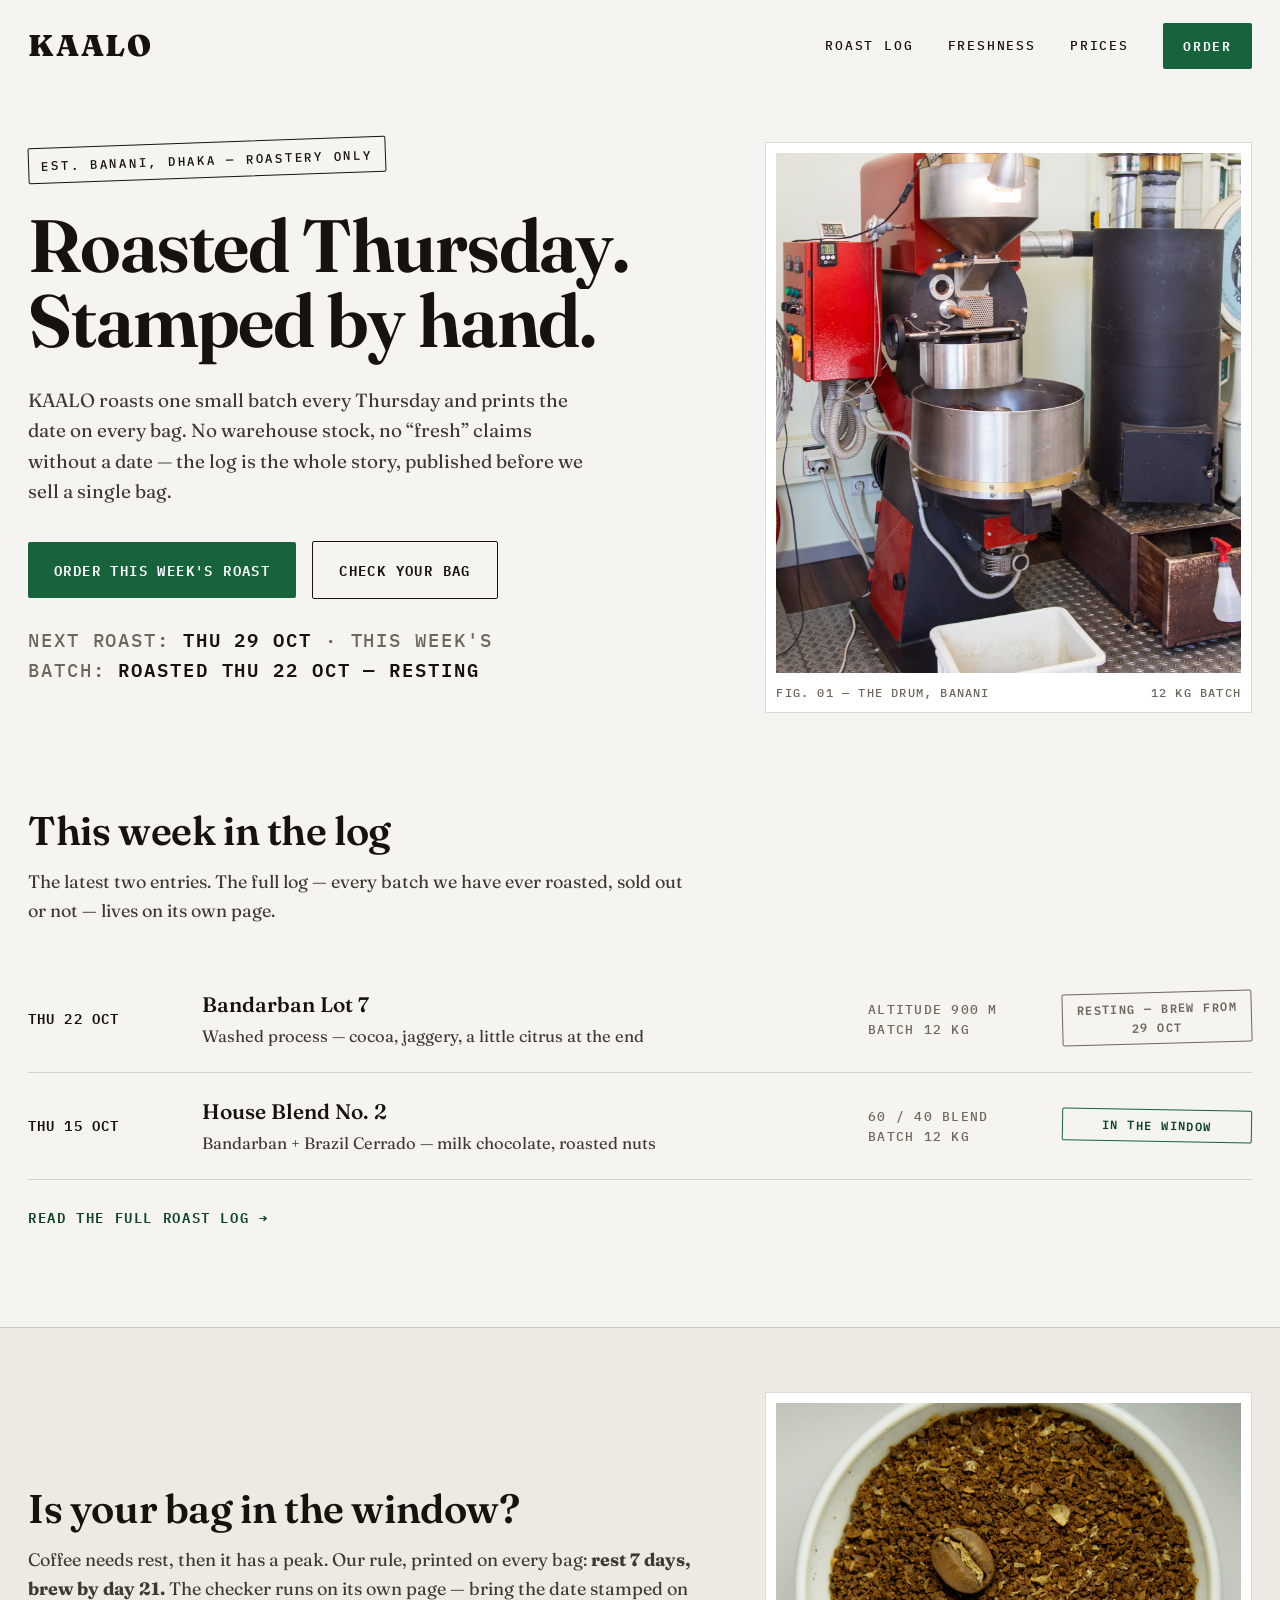
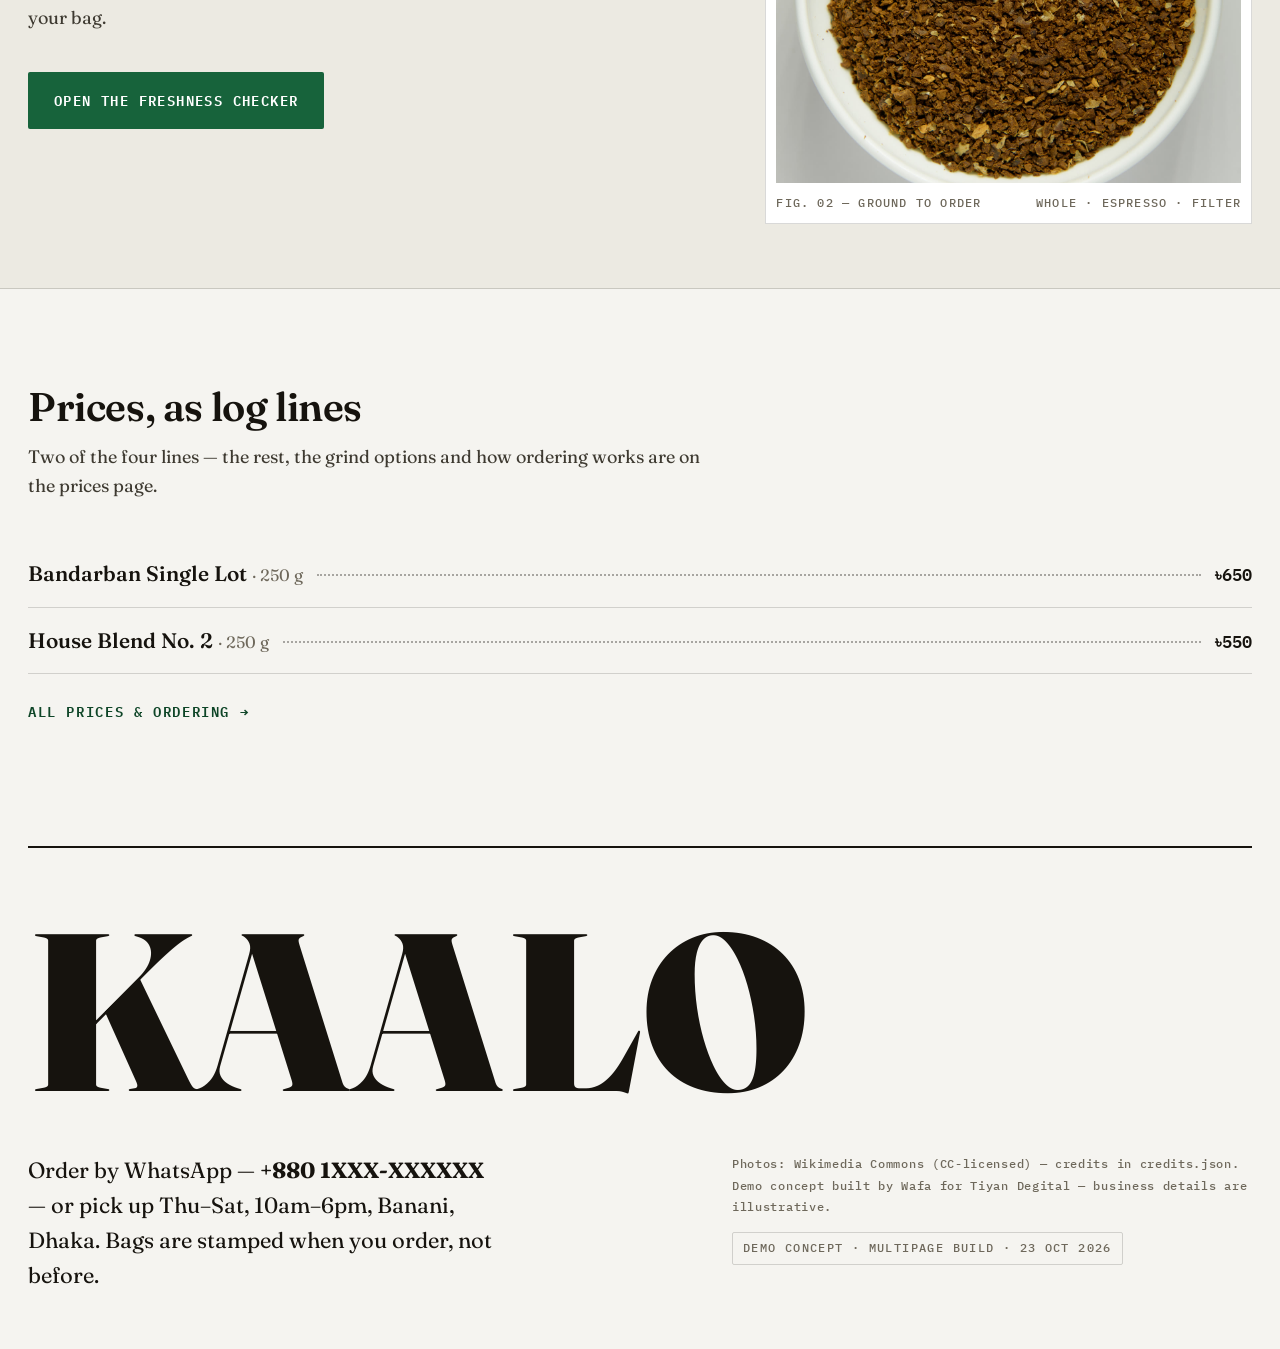
<file: index.html>
<!DOCTYPE html>
<html lang="en">
<head>
<meta charset="UTF-8">
<meta name="viewport" content="width=device-width, initial-scale=1.0">
<title>KAALO — Coffee Roasters, Dhaka</title>
<meta name="description" content="Small-batch coffee roasted every Thursday in Banani, Dhaka. Every bag hand-stamped with its roast date.">
<link rel="stylesheet" href="style.css">
</head>
<body>
<div class="wrap">

  <nav>
    <a class="wordmark" href="index.html">KAALO</a>
    <div class="nav-links">
      <a href="roast-log.html">Roast Log</a>
      <a href="freshness.html">Freshness</a>
      <a href="prices.html">Prices</a>
      <a class="action" href="prices.html#order">Order</a>
    </div>
  </nav>

  <header class="hero">
    <div>
      <span class="stamp">Est. Banani, Dhaka — Roastery only</span>
      <h1>
        <span class="line"><span>Roasted Thursday.</span></span>
        <span class="line"><span>Stamped by hand.</span></span>
      </h1>
      <p>KAALO roasts one small batch every Thursday and prints the date on every bag. No warehouse stock, no “fresh” claims without a date — the log is the whole story, published before we sell a single bag.</p>
      <div class="hero-cta">
        <a class="btn btn-primary" href="prices.html#order">Order this week's roast</a>
        <a class="btn btn-ghost" href="freshness.html">Check your bag</a>
      </div>
      <p class="hero-fact">Next roast: <b>Thu 29 Oct</b> · This week's batch: <b>roasted Thu 22 Oct — resting</b></p>
    </div>
    <figure class="log-photo">
      <img src="img/hero-roaster-web.jpg" alt="The 12 kg drum roaster at KAALO, mid-roast">
      <figcaption><span>Fig. 01 — The drum, Banani</span><span>12 kg batch</span></figcaption>
    </figure>
  </header>

  <section>
    <div class="sec-head">
      <h2>This week in the log</h2>
      <p>The latest two entries. The full log — every batch we have ever roasted, sold out or not — lives on its own page.</p>
    </div>
    <div class="log-row">
      <div class="log-date">THU 22 OCT</div>
      <div class="log-lot">Bandarban Lot 7 <span>Washed process — cocoa, jaggery, a little citrus at the end</span></div>
      <div class="log-meta">Altitude 900 m<br>Batch 12 kg</div>
      <div class="stamp-status">Resting — brew from 29 Oct</div>
    </div>
    <div class="log-row">
      <div class="log-date">THU 15 OCT</div>
      <div class="log-lot">House Blend No. 2 <span>Bandarban + Brazil Cerrado — milk chocolate, roasted nuts</span></div>
      <div class="log-meta">60 / 40 blend<br>Batch 12 kg</div>
      <div class="stamp-status live">In the window</div>
    </div>
    <a class="more-link" href="roast-log.html">Read the full roast log →</a>
  </section>

</div>

<section class="checker">
  <div class="checker-grid">
    <div>
      <div class="sec-head">
        <h2>Is your bag in the window?</h2>
        <p>Coffee needs rest, then it has a peak. Our rule, printed on every bag: <b>rest 7 days, brew by day 21.</b> The checker runs on its own page — bring the date stamped on your bag.</p>
      </div>
      <a class="btn btn-primary" href="freshness.html">Open the freshness checker</a>
    </div>
    <figure class="log-photo">
      <img src="img/beans-web.jpg" alt="Ground coffee with a single whole bean on top">
      <figcaption><span>Fig. 02 — Ground to order</span><span>Whole · Espresso · Filter</span></figcaption>
    </figure>
  </div>
</section>

<div class="wrap">

  <section>
    <div class="sec-head">
      <h2>Prices, as log lines</h2>
      <p>Two of the four lines — the rest, the grind options and how ordering works are on the prices page.</p>
    </div>
    <div class="price-line"><span class="price-name">Bandarban Single Lot <span>· 250 g</span></span><span class="dots"></span><span class="price">৳650</span></div>
    <div class="price-line"><span class="price-name">House Blend No. 2 <span>· 250 g</span></span><span class="dots"></span><span class="price">৳550</span></div>
    <a class="more-link" href="prices.html">All prices &amp; ordering →</a>
  </section>

  <footer class="ending">
    <div class="giant">KAALO</div>
    <div class="ending-row">
      <p class="order">Order by WhatsApp — <b>+880 1XXX-XXXXXX</b> — or pick up Thu–Sat, 10am–6pm, Banani, Dhaka. Bags are stamped when you order, not before.</p>
      <div>
        <p class="credits">Photos: Wikimedia Commons (CC-licensed) — credits in credits.json.<br>Demo concept built by Wafa for Tiyan Degital — business details are illustrative.</p>
        <span class="demo-tag">Demo concept · Multipage build · 23 Oct 2026</span>
      </div>
    </div>
  </footer>

</div>
</body>
</html>
</file>
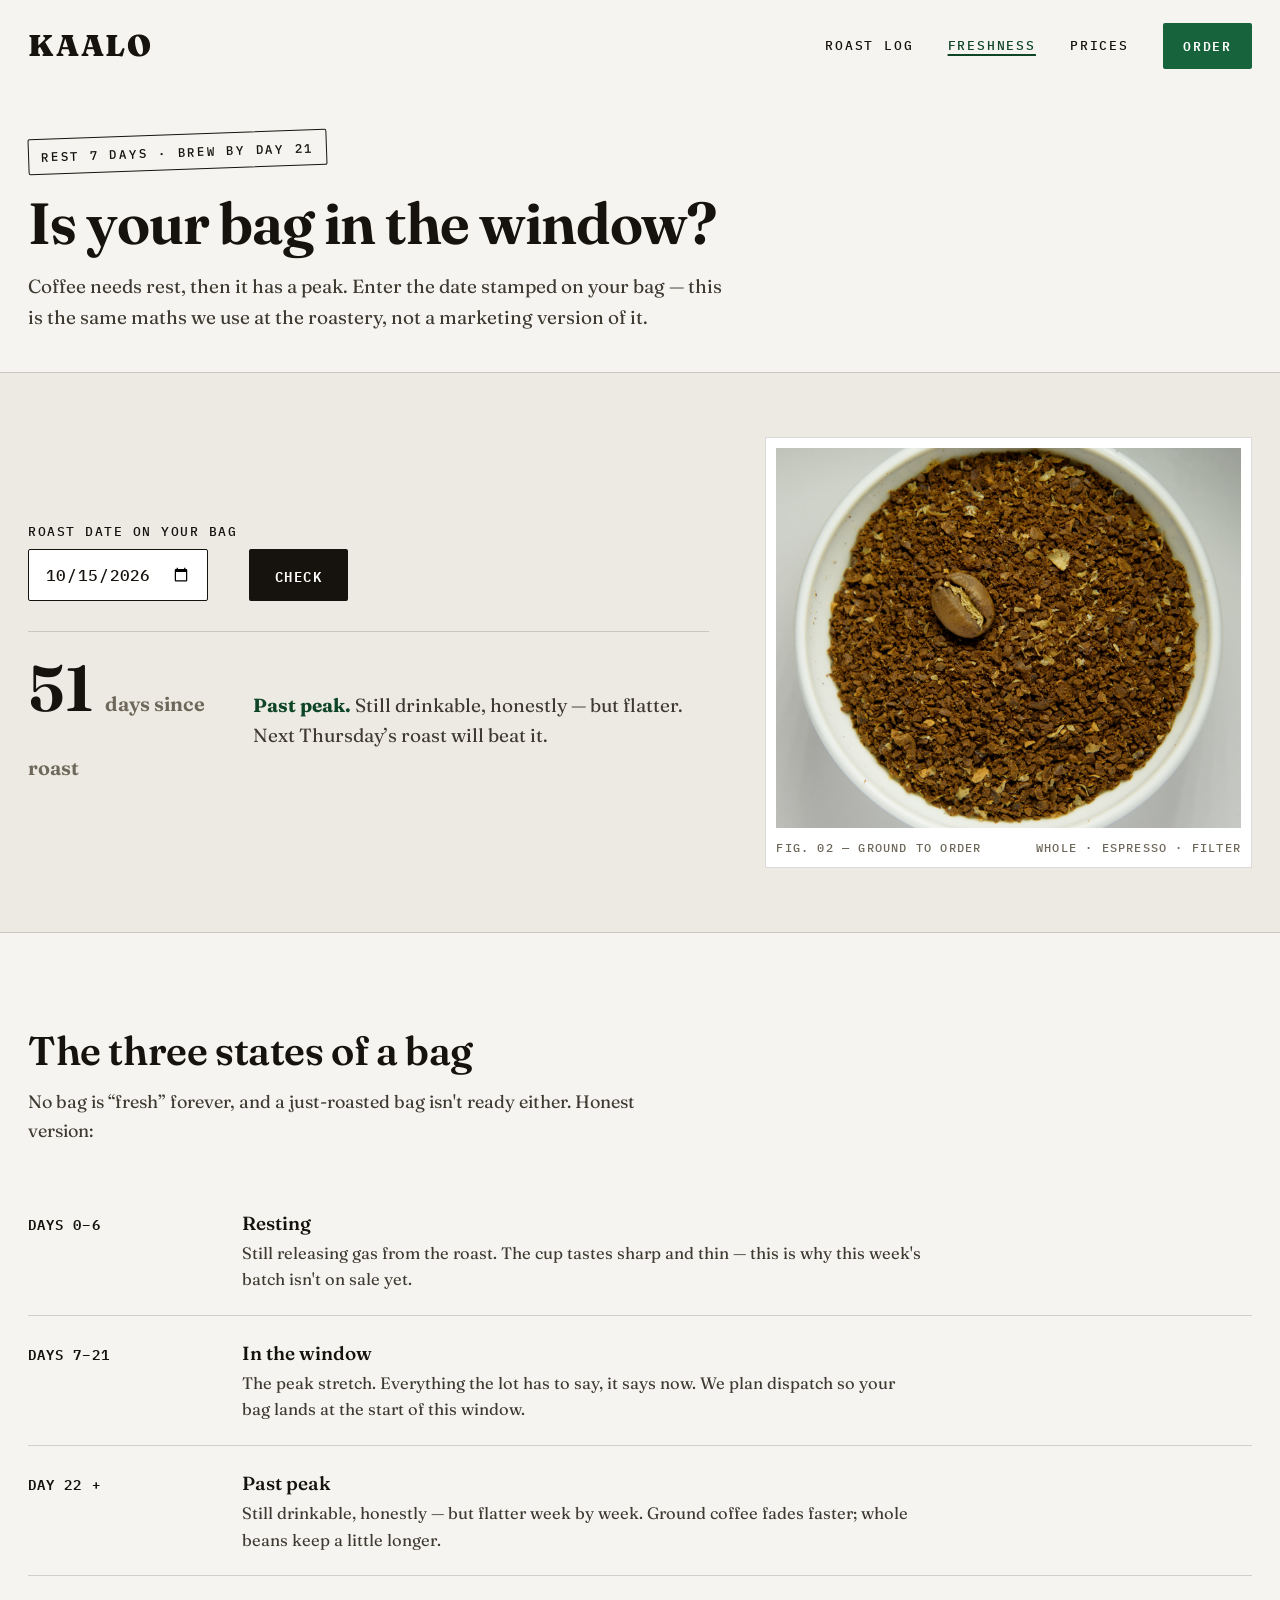
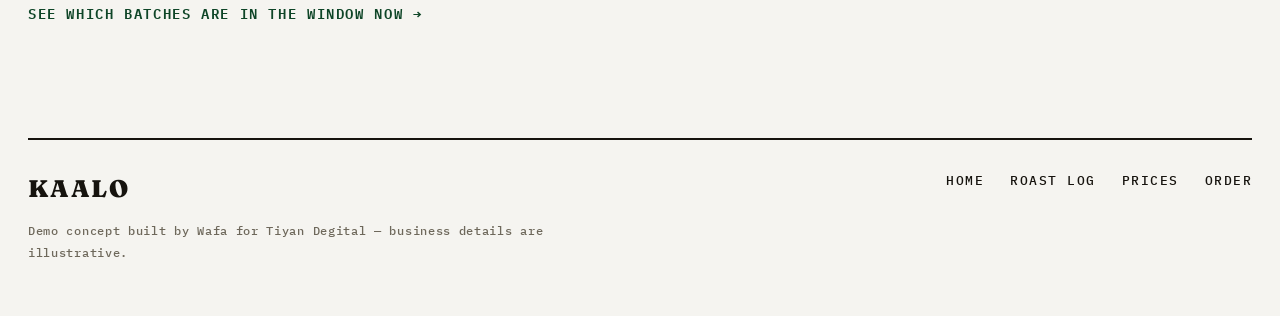
<file: freshness.html>
<!DOCTYPE html>
<html lang="en">
<head>
<meta charset="UTF-8">
<meta name="viewport" content="width=device-width, initial-scale=1.0">
<title>Freshness Checker — KAALO Coffee Roasters</title>
<meta name="description" content="Enter the roast date stamped on your KAALO bag and check it against the 7–21 day window — the same maths the roastery uses.">
<link rel="stylesheet" href="style.css">
</head>
<body>
<div class="wrap">

  <nav>
    <a class="wordmark" href="index.html">KAALO</a>
    <div class="nav-links">
      <a href="roast-log.html">Roast Log</a>
      <a href="freshness.html" class="active">Freshness</a>
      <a href="prices.html">Prices</a>
      <a class="action" href="prices.html#order">Order</a>
    </div>
  </nav>

  <header class="page-head">
    <span class="stamp">Rest 7 days · Brew by day 21</span>
    <h1>Is your bag in the window?</h1>
    <p>Coffee needs rest, then it has a peak. Enter the date stamped on your bag — this is the same maths we use at the roastery, not a marketing version of it.</p>
  </header>

</div>

<section class="checker" style="margin-top:40px">
  <div class="checker-grid">
    <div>
      <form class="checker-form" id="freshForm" style="margin-top:0">
        <div>
          <label for="roastDate">Roast date on your bag</label>
          <input type="date" id="roastDate" value="2026-10-15" required>
        </div>
        <button class="check" type="submit">Check</button>
      </form>
      <div class="verdict" id="verdict" aria-live="polite"></div>
    </div>
    <figure class="log-photo">
      <img src="img/beans-web.jpg" alt="Ground coffee with a single whole bean on top">
      <figcaption><span>Fig. 02 — Ground to order</span><span>Whole · Espresso · Filter</span></figcaption>
    </figure>
  </div>
</section>

<div class="wrap">

  <section>
    <div class="sec-head">
      <h2>The three states of a bag</h2>
      <p>No bag is “fresh” forever, and a just-roasted bag isn't ready either. Honest version:</p>
    </div>
    <div class="state-row">
      <div class="when">Days 0–6</div>
      <div class="what">Resting <span>Still releasing gas from the roast. The cup tastes sharp and thin — this is why this week's batch isn't on sale yet.</span></div>
    </div>
    <div class="state-row">
      <div class="when">Days 7–21</div>
      <div class="what">In the window <span>The peak stretch. Everything the lot has to say, it says now. We plan dispatch so your bag lands at the start of this window.</span></div>
    </div>
    <div class="state-row">
      <div class="when">Day 22 +</div>
      <div class="what">Past peak <span>Still drinkable, honestly — but flatter week by week. Ground coffee fades faster; whole beans keep a little longer.</span></div>
    </div>
    <a class="more-link" href="roast-log.html">See which batches are in the window now →</a>
  </section>

  <footer class="site-foot">
    <div>
      <a class="wordmark" href="index.html">KAALO</a>
      <p class="credits" style="margin-top:12px">Demo concept built by Wafa for Tiyan Degital — business details are illustrative.</p>
    </div>
    <div class="foot-links">
      <a href="index.html">Home</a>
      <a href="roast-log.html">Roast Log</a>
      <a href="prices.html">Prices</a>
      <a href="prices.html#order">Order</a>
    </div>
  </footer>

</div>
<script>
  const form = document.getElementById('freshForm');
  const out = document.getElementById('verdict');
  function check(){
    const v = document.getElementById('roastDate').value;
    if(!v){ out.innerHTML = '<p class="msg">Pick the date stamped on your bag first.</p>'; return; }
    const roast = new Date(v + 'T00:00:00');
    const today = new Date(); today.setHours(0,0,0,0);
    const days = Math.round((today - roast) / 86400000);
    let msg;
    if(days < 0){ msg = '<span class="warn"><b>That date is in the future.</b></span> Check the stamp again — or you have next week\u2019s bag before we do.'; }
    else if(days < 7){ msg = '<b>Too fresh — let it rest.</b> The beans are still releasing gas; the cup will taste sharp and thin. Best from day 7 (' + new Date(roast.getTime() + 7*86400000).toLocaleDateString('en-GB',{day:'numeric',month:'short'}) + ').'; }
    else if(days <= 21){ msg = '<b>In the window — brew now.</b> This is the peak stretch. Finish the bag by day 21 for the best of it.'; }
    else { msg = '<span class="warn"><b>Past peak.</b></span> Still drinkable, honestly — but flatter. Next Thursday\u2019s roast will beat it.'; }
    out.innerHTML = '<div class="days">' + Math.max(days,0) + ' <small>' + (days===1?'day':'days') + ' since roast</small></div><p class="msg">' + msg + '</p>';
  }
  form.addEventListener('submit', function(e){ e.preventDefault(); check(); });
  check();
</script>
</body>
</html>
</file>
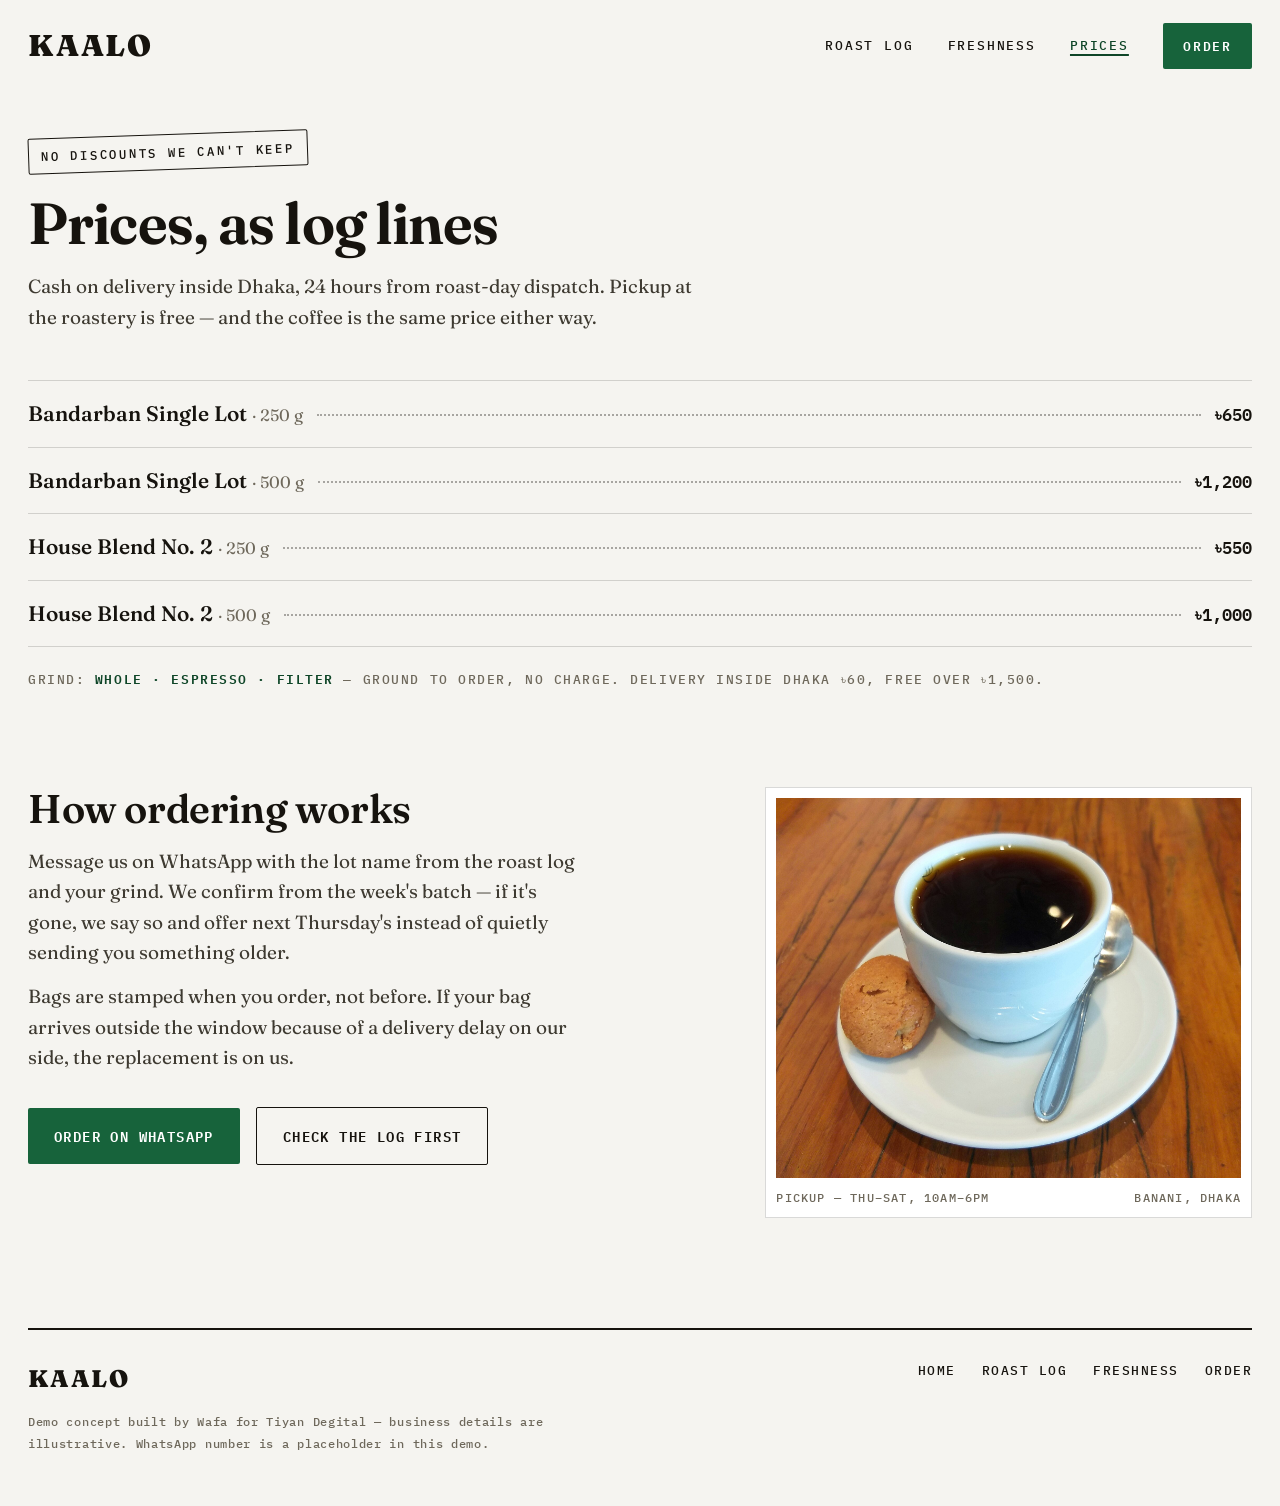
<file: prices.html>
<!DOCTYPE html>
<html lang="en">
<head>
<meta charset="UTF-8">
<meta name="viewport" content="width=device-width, initial-scale=1.0">
<title>Prices &amp; Ordering — KAALO Coffee Roasters</title>
<meta name="description" content="KAALO prices as log lines, grind options, delivery terms, and how to order this week's roast on WhatsApp or pick up in Banani.">
<link rel="stylesheet" href="style.css">
</head>
<body>
<div class="wrap">

  <nav>
    <a class="wordmark" href="index.html">KAALO</a>
    <div class="nav-links">
      <a href="roast-log.html">Roast Log</a>
      <a href="freshness.html">Freshness</a>
      <a href="prices.html" class="active">Prices</a>
      <a class="action" href="#order">Order</a>
    </div>
  </nav>

  <header class="page-head">
    <span class="stamp">No discounts we can't keep</span>
    <h1>Prices, as log lines</h1>
    <p>Cash on delivery inside Dhaka, 24 hours from roast-day dispatch. Pickup at the roastery is free — and the coffee is the same price either way.</p>
  </header>

  <section style="margin-top:48px">
    <div class="price-line"><span class="price-name">Bandarban Single Lot <span>· 250 g</span></span><span class="dots"></span><span class="price">৳650</span></div>
    <div class="price-line"><span class="price-name">Bandarban Single Lot <span>· 500 g</span></span><span class="dots"></span><span class="price">৳1,200</span></div>
    <div class="price-line"><span class="price-name">House Blend No. 2 <span>· 250 g</span></span><span class="dots"></span><span class="price">৳550</span></div>
    <div class="price-line"><span class="price-name">House Blend No. 2 <span>· 500 g</span></span><span class="dots"></span><span class="price">৳1,000</span></div>
    <p class="grind-line">Grind: <b>Whole · Espresso · Filter</b> — ground to order, no charge. Delivery inside Dhaka ৳60, free over ৳1,500.</p>
  </section>

  <section class="order-block" id="order">
    <div>
      <h2>How ordering works</h2>
      <p>Message us on WhatsApp with the lot name from the roast log and your grind. We confirm from the week's batch — if it's gone, we say so and offer next Thursday's instead of quietly sending you something older.</p>
      <p>Bags are stamped when you order, not before. If your bag arrives outside the window because of a delivery delay on our side, the replacement is on us.</p>
      <div class="hero-cta">
        <a class="btn btn-primary" href="#">Order on WhatsApp</a>
        <a class="btn btn-ghost" href="roast-log.html">Check the log first</a>
      </div>
    </div>
    <figure class="log-photo">
      <img src="img/cup-real.jpg" alt="A cup of black coffee" style="height:380px">
      <figcaption><span>Pickup — Thu–Sat, 10am–6pm</span><span>Banani, Dhaka</span></figcaption>
    </figure>
  </section>

  <footer class="site-foot">
    <div>
      <a class="wordmark" href="index.html">KAALO</a>
      <p class="credits" style="margin-top:12px">Demo concept built by Wafa for Tiyan Degital — business details are illustrative. WhatsApp number is a placeholder in this demo.</p>
    </div>
    <div class="foot-links">
      <a href="index.html">Home</a>
      <a href="roast-log.html">Roast Log</a>
      <a href="freshness.html">Freshness</a>
      <a href="#order">Order</a>
    </div>
  </footer>

</div>
</body>
</html>
</file>
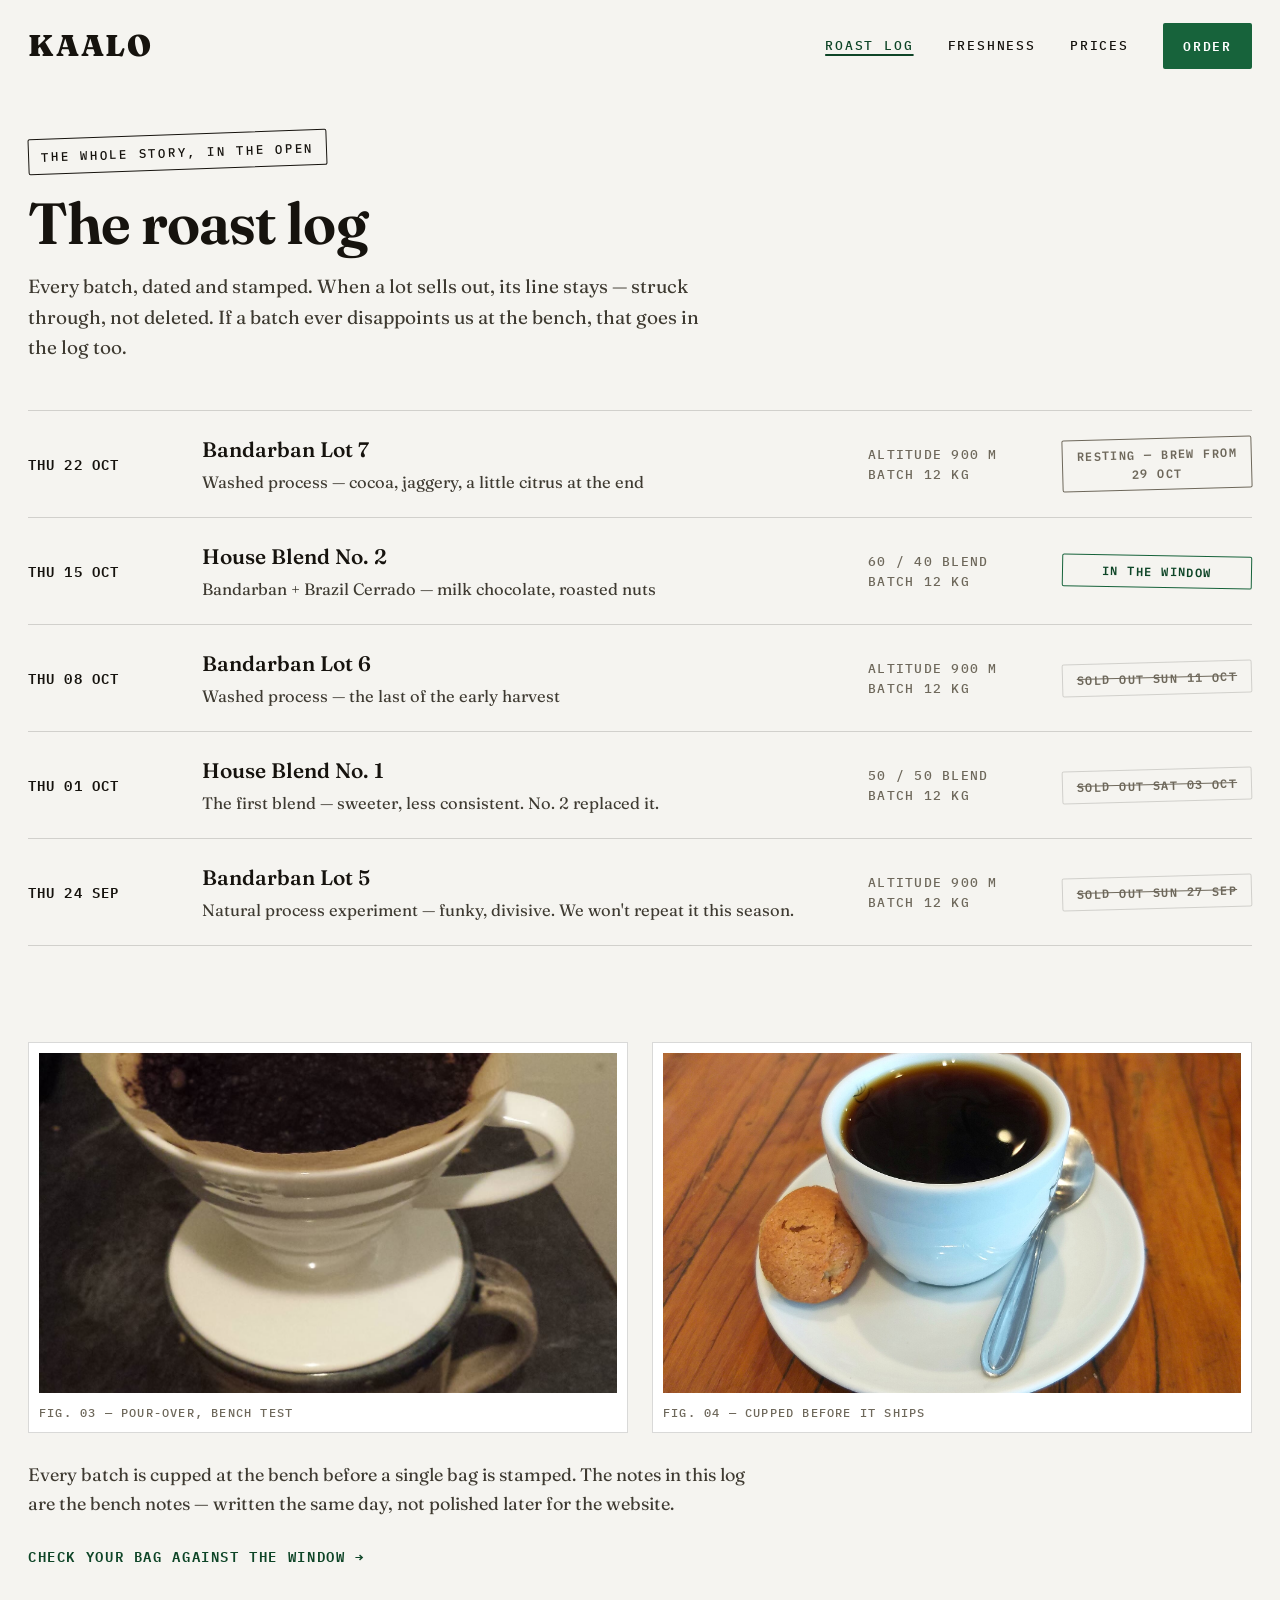
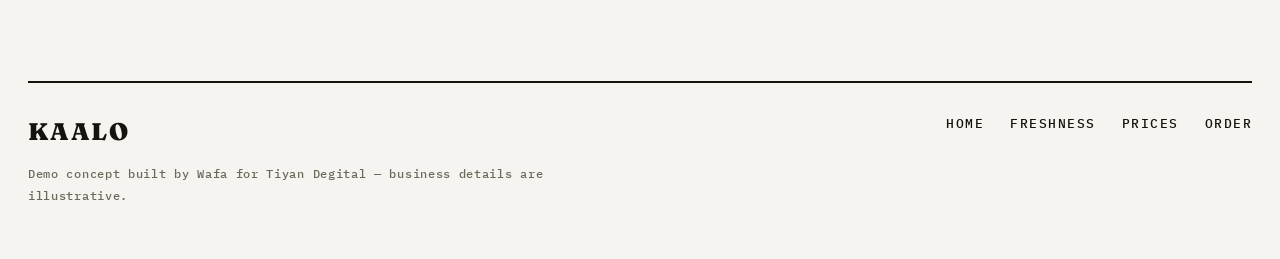
<file: roast-log.html>
<!DOCTYPE html>
<html lang="en">
<head>
<meta charset="UTF-8">
<meta name="viewport" content="width=device-width, initial-scale=1.0">
<title>The Roast Log — KAALO Coffee Roasters</title>
<meta name="description" content="Every batch KAALO has roasted, in the open — dates, lots, tasting notes and status. Sold-out lines stay, struck through, not deleted.">
<link rel="stylesheet" href="style.css">
</head>
<body>
<div class="wrap">

  <nav>
    <a class="wordmark" href="index.html">KAALO</a>
    <div class="nav-links">
      <a href="roast-log.html" class="active">Roast Log</a>
      <a href="freshness.html">Freshness</a>
      <a href="prices.html">Prices</a>
      <a class="action" href="prices.html#order">Order</a>
    </div>
  </nav>

  <header class="page-head">
    <span class="stamp">The whole story, in the open</span>
    <h1>The roast log</h1>
    <p>Every batch, dated and stamped. When a lot sells out, its line stays — struck through, not deleted. If a batch ever disappoints us at the bench, that goes in the log too.</p>
  </header>

  <section style="margin-top:48px">
    <div class="log-row">
      <div class="log-date">THU 22 OCT</div>
      <div class="log-lot">Bandarban Lot 7 <span>Washed process — cocoa, jaggery, a little citrus at the end</span></div>
      <div class="log-meta">Altitude 900 m<br>Batch 12 kg</div>
      <div class="stamp-status">Resting — brew from 29 Oct</div>
    </div>
    <div class="log-row">
      <div class="log-date">THU 15 OCT</div>
      <div class="log-lot">House Blend No. 2 <span>Bandarban + Brazil Cerrado — milk chocolate, roasted nuts</span></div>
      <div class="log-meta">60 / 40 blend<br>Batch 12 kg</div>
      <div class="stamp-status live">In the window</div>
    </div>
    <div class="log-row">
      <div class="log-date">THU 08 OCT</div>
      <div class="log-lot">Bandarban Lot 6 <span>Washed process — the last of the early harvest</span></div>
      <div class="log-meta">Altitude 900 m<br>Batch 12 kg</div>
      <div class="stamp-status gone">Sold out Sun 11 Oct</div>
    </div>
    <div class="log-row">
      <div class="log-date">THU 01 OCT</div>
      <div class="log-lot">House Blend No. 1 <span>The first blend — sweeter, less consistent. No. 2 replaced it.</span></div>
      <div class="log-meta">50 / 50 blend<br>Batch 12 kg</div>
      <div class="stamp-status gone">Sold out Sat 03 Oct</div>
    </div>
    <div class="log-row">
      <div class="log-date">THU 24 SEP</div>
      <div class="log-lot">Bandarban Lot 5 <span>Natural process experiment — funky, divisive. We won't repeat it this season.</span></div>
      <div class="log-meta">Altitude 900 m<br>Batch 12 kg</div>
      <div class="stamp-status gone">Sold out Sun 27 Sep</div>
    </div>
  </section>

  <section>
    <div class="strip">
      <figure class="log-photo">
        <img src="img/pour.jpg" alt="Pour-over dripper brewing at the roastery bench">
        <figcaption><span>Fig. 03 — Pour-over, bench test</span></figcaption>
      </figure>
      <figure class="log-photo">
        <img src="img/cup-real.jpg" alt="A cup of black coffee">
        <figcaption><span>Fig. 04 — Cupped before it ships</span></figcaption>
      </figure>
    </div>
    <p style="margin-top:28px; max-width:62ch">Every batch is cupped at the bench before a single bag is stamped. The notes in this log are the bench notes — written the same day, not polished later for the website.</p>
    <a class="more-link" href="freshness.html">Check your bag against the window →</a>
  </section>

  <footer class="site-foot">
    <div>
      <a class="wordmark" href="index.html">KAALO</a>
      <p class="credits" style="margin-top:12px">Demo concept built by Wafa for Tiyan Degital — business details are illustrative.</p>
    </div>
    <div class="foot-links">
      <a href="index.html">Home</a>
      <a href="freshness.html">Freshness</a>
      <a href="prices.html">Prices</a>
      <a href="prices.html#order">Order</a>
    </div>
  </footer>

</div>
</body>
</html>
</file>
<file: style.css>
@font-face{font-family:'Fraunces'; src:url('fonts/fraunces.ttf') format('truetype'); font-weight:100 900}
@font-face{font-family:'PlexMono'; src:url('fonts/plexmono-500.ttf') format('truetype'); font-weight:500}
@font-face{font-family:'PlexMono'; src:url('fonts/plexmono-600.ttf') format('truetype'); font-weight:600}

/* ——— TOKENS (DESIGN.md) ——— */
:root{
  --canvas:#F5F4F0;
  --ink:#16130E;
  --body:#3E3A31;
  --muted:#6E685B;
  --hairline:rgba(22,19,14,.16);
  --surface-1:#FFFFFF;
  --surface-2:#ECEAE2;
  --voltage:#17633B;
  --voltage-ink:#0E4527;
  --radius:2px;
  --margin:28px;
  --serif:'Fraunces',Georgia,serif;
  --mono:'PlexMono',monospace;
  --ease:cubic-bezier(0.16,1,0.3,1);
}
*{margin:0;padding:0;box-sizing:border-box}
html{scroll-behavior:smooth}
body{background:var(--canvas); color:var(--body); font-family:var(--serif); font-size:18px; line-height:1.6}
::selection{background:var(--voltage); color:#fff}
img{display:block; max-width:100%}
.wrap{padding-inline:var(--margin); max-width:1760px; margin-inline:auto}
section{margin-top:96px}
h2{font-size:40px; font-weight:600; line-height:1.12; color:var(--ink); letter-spacing:-.01em; margin-bottom:14px}
.sec-head{margin-bottom:40px}
.sec-head p{max-width:56ch}
.more-link{display:inline-block; margin-top:26px; font-family:var(--mono); font-size:13.5px; font-weight:600; letter-spacing:.12em; text-transform:uppercase; color:var(--voltage-ink); text-decoration:none}
.more-link:hover{text-decoration:underline; text-underline-offset:5px}

/* ——— nav (shared, all pages) ——— */
nav{display:flex; align-items:center; justify-content:space-between; padding-top:22px}
.wordmark{font-family:var(--serif); font-weight:900; font-size:30px; letter-spacing:.06em; color:var(--ink); text-decoration:none}
.nav-links{display:flex; gap:34px; align-items:center}
.nav-links a{font-family:var(--mono); font-size:13px; letter-spacing:.14em; text-transform:uppercase; color:var(--ink); text-decoration:none}
.nav-links a:not(.action):hover{text-decoration:underline; text-underline-offset:4px}
.nav-links a.active{color:var(--voltage-ink); text-decoration:underline; text-underline-offset:4px; text-decoration-thickness:2px}
.action{background:var(--voltage); color:#fff !important; padding:13px 20px; border-radius:var(--radius); font-weight:600}
.action:hover{background:var(--voltage-ink)}

/* ——— hero (home) ——— */
.hero{display:grid; grid-template-columns:7fr 5fr; gap:56px; margin-top:72px; align-items:start}
.stamp{display:inline-block; font-family:var(--mono); font-size:12.5px; letter-spacing:.14em; text-transform:uppercase;
  border:1.5px solid var(--ink); color:var(--ink); padding:7px 12px; border-radius:var(--radius); transform:rotate(-2deg); margin-bottom:30px}
h1{font-size:74px; line-height:1.02; font-weight:640; color:var(--ink); letter-spacing:-.015em}
.line{display:block; overflow:hidden; padding-bottom:.08em; margin-bottom:-.08em}
.line > span{display:inline-block; animation:rise 1s var(--ease) both}
.line:nth-child(2) > span{animation-delay:.12s}
@keyframes rise{from{transform:translateY(112%)} to{transform:translateY(0)}}
.hero p{margin-top:26px; max-width:48ch; font-size:19px}
.hero-cta{display:flex; gap:16px; align-items:center; margin-top:34px; flex-wrap:wrap}
.btn{display:inline-block; font-family:var(--mono); font-size:14px; font-weight:600; letter-spacing:.1em; text-transform:uppercase;
  text-decoration:none; padding:17px 26px; border-radius:var(--radius); min-height:52px}
.btn-primary{background:var(--voltage); color:#fff}
.btn-primary:hover{background:var(--voltage-ink)}
.btn-ghost{border:1.5px solid var(--ink); color:var(--ink)}
.btn-ghost:hover{background:var(--surface-2)}
.hero-fact{font-family:var(--mono); font-size:13px; letter-spacing:.1em; text-transform:uppercase; color:var(--muted); margin-top:22px}
.hero-fact b{color:var(--ink)}
figure.log-photo{border:1px solid var(--hairline); background:var(--surface-1); padding:10px}
figure.log-photo img{width:100%; height:520px; object-fit:cover}
figcaption{font-family:var(--mono); font-size:12px; letter-spacing:.1em; text-transform:uppercase; color:var(--muted); padding-top:10px; display:flex; justify-content:space-between}

/* ——— subpage head ——— */
.page-head{margin-top:64px; margin-bottom:16px}
.page-head h1{font-size:58px}
.page-head p{margin-top:18px; max-width:58ch; font-size:19px}
.page-head .stamp{margin-bottom:24px}

/* ——— freshness checker (the live thing) ——— */
.checker{background:var(--surface-2); border-block:1px solid var(--hairline); padding:64px var(--margin)}
.checker-grid{display:grid; grid-template-columns:7fr 5fr; gap:56px; align-items:center; max-width:1704px; margin-inline:auto}
.checker-form{display:flex; gap:12px; flex-wrap:wrap; margin-top:28px}
.checker-form label{font-family:var(--mono); font-size:12.5px; letter-spacing:.12em; text-transform:uppercase; color:var(--ink); display:block; margin-bottom:8px}
input[type="date"]{font-family:var(--mono); font-size:16px; padding:14px 16px; border:1.5px solid var(--ink); border-radius:var(--radius); background:var(--surface-1); color:var(--ink); min-height:52px}
button.check{font-family:var(--mono); font-size:14px; font-weight:600; letter-spacing:.1em; text-transform:uppercase;
  background:var(--ink); color:#fff; border:none; padding:0 26px; border-radius:var(--radius); cursor:pointer; min-height:52px; align-self:end}
button.check:hover{background:var(--voltage-ink)}
.verdict{margin-top:30px; border-top:1px solid var(--hairline); padding-top:24px; display:flex; gap:28px; align-items:center}
.verdict .days{font-size:64px; font-weight:640; color:var(--ink); line-height:1}
.verdict .days small{font-size:20px; color:var(--muted)}
.verdict .msg{font-size:19px; max-width:38ch}
.verdict .msg b{color:var(--voltage-ink)}
.verdict .msg .warn{color:#8C4A08}
.checker figure.log-photo img{height:380px}

/* ——— state rows (freshness page) ——— */
.state-row{display:grid; grid-template-columns:190px 1fr; gap:24px; padding:22px 0; border-bottom:1px solid var(--hairline); align-items:baseline}
.state-row:first-of-type{border-top:1px solid var(--hairline)}
.state-row .when{font-family:var(--mono); font-size:13.5px; font-weight:600; letter-spacing:.08em; color:var(--ink); text-transform:uppercase}
.state-row .what{font-size:19px; color:var(--ink); font-weight:560}
.state-row .what span{display:block; font-size:16.5px; color:var(--body); font-weight:400; margin-top:2px; max-width:62ch}

/* ——— roast log ——— */
.log-row{display:grid; grid-template-columns:150px 1fr 170px 190px; gap:24px; padding:22px 0; border-bottom:1px solid var(--hairline); align-items:center}
.log-row:first-of-type{border-top:1px solid var(--hairline)}
.log-date{font-family:var(--mono); font-size:14px; font-weight:600; letter-spacing:.08em; color:var(--ink)}
.log-lot{font-size:21px; color:var(--ink); font-weight:560}
.log-lot span{display:block; font-size:16.5px; color:var(--body); font-weight:400; margin-top:2px}
.log-meta{font-family:var(--mono); font-size:12.5px; letter-spacing:.1em; text-transform:uppercase; color:var(--muted)}
.stamp-status{font-family:var(--mono); font-size:12px; font-weight:600; letter-spacing:.12em; text-transform:uppercase;
  border:1.5px solid var(--muted); color:var(--muted); padding:6px 10px; border-radius:var(--radius); text-align:center; transform:rotate(-1.5deg)}
.stamp-status.live{border-color:var(--voltage); color:var(--voltage-ink); transform:rotate(1deg)}
.stamp-status.gone{border-color:var(--hairline); color:var(--muted); text-decoration:line-through}

/* ——— photo strip ——— */
.strip{display:grid; grid-template-columns:1fr 1fr; gap:24px}
.strip figure.log-photo img{height:340px; width:100%; object-fit:cover}

/* ——— prices ——— */
.price-line{display:flex; align-items:baseline; gap:14px; padding:16px 0; border-bottom:1px solid var(--hairline)}
.price-line:first-of-type{border-top:1px solid var(--hairline)}
.price-name{font-size:21px; color:var(--ink); font-weight:560}
.price-name span{color:var(--muted); font-size:16.5px; font-weight:400}
.dots{flex:1; border-bottom:2px dotted rgba(22,19,14,.35); transform:translateY(-5px)}
.price{font-family:var(--mono); font-weight:600; font-size:17px; color:var(--ink)}
.grind-line{font-family:var(--mono); font-size:13px; letter-spacing:.12em; text-transform:uppercase; color:var(--muted); margin-top:22px}
.grind-line b{color:var(--voltage-ink)}

/* ——— order block (prices page) ——— */
.order-block{display:grid; grid-template-columns:7fr 5fr; gap:56px; align-items:start}
.order-block p{font-size:19px; max-width:46ch; margin-top:14px}

/* ——— ending scene (home) ——— */
.ending{margin-top:120px; border-top:2px solid var(--ink); padding-top:56px; text-align:left}
.giant{font-size:clamp(90px,17.5vw,300px); font-weight:900; line-height:.95; color:var(--ink); letter-spacing:.01em}
.ending-row{display:flex; justify-content:space-between; gap:32px; flex-wrap:wrap; margin-top:36px; padding-bottom:56px; align-items:flex-start}
.ending-row .order{font-size:22px; max-width:34ch; color:var(--ink)}
.credits{font-family:var(--mono); font-size:11.5px; letter-spacing:.06em; color:var(--muted); line-height:1.9; max-width:520px}
.demo-tag{display:inline-block; margin-top:14px; font-family:var(--mono); font-size:11.5px; letter-spacing:.12em; text-transform:uppercase; border:1px solid var(--hairline); padding:6px 10px; color:var(--muted); border-radius:var(--radius)}

/* ——— compact footer (subpages) ——— */
.site-foot{margin-top:110px; border-top:2px solid var(--ink); padding:30px 0 52px; display:flex; justify-content:space-between; gap:28px; flex-wrap:wrap; align-items:flex-start}
.site-foot .wordmark{font-size:24px}
.foot-links{display:flex; gap:26px; flex-wrap:wrap}
.foot-links a{font-family:var(--mono); font-size:12.5px; letter-spacing:.12em; text-transform:uppercase; color:var(--ink); text-decoration:none}
.foot-links a:hover{text-decoration:underline; text-underline-offset:4px}

/* ——— phone: a second composition ——— */
@media (max-width:820px){
  :root{--margin:18px}
  body{font-size:17px}
  section{margin-top:64px}
  .nav-links a:not(.action){display:none}
  .hero{grid-template-columns:1fr; gap:36px; margin-top:48px}
  h1{font-size:44px}
  .page-head{margin-top:44px}
  .page-head h1{font-size:38px}
  h2{font-size:31px}
  figure.log-photo img{height:320px}
  .checker{padding:44px var(--margin)}
  .checker-grid{grid-template-columns:1fr; gap:32px}
  .verdict .days{font-size:48px}
  .state-row{grid-template-columns:1fr; gap:6px}
  .log-row{grid-template-columns:1fr auto; grid-template-rows:auto auto}
  .log-meta{display:none}
  .strip{grid-template-columns:1fr}
  .strip figure.log-photo img{height:260px}
  .order-block{grid-template-columns:1fr; gap:28px}
  .ending{margin-top:80px}
  .site-foot{margin-top:72px}
}
@media (prefers-reduced-motion: reduce){
  *,*::before,*::after{animation-duration:.001s !important; transition-duration:.001s !important}
  html{scroll-behavior:auto}
}
</file>
